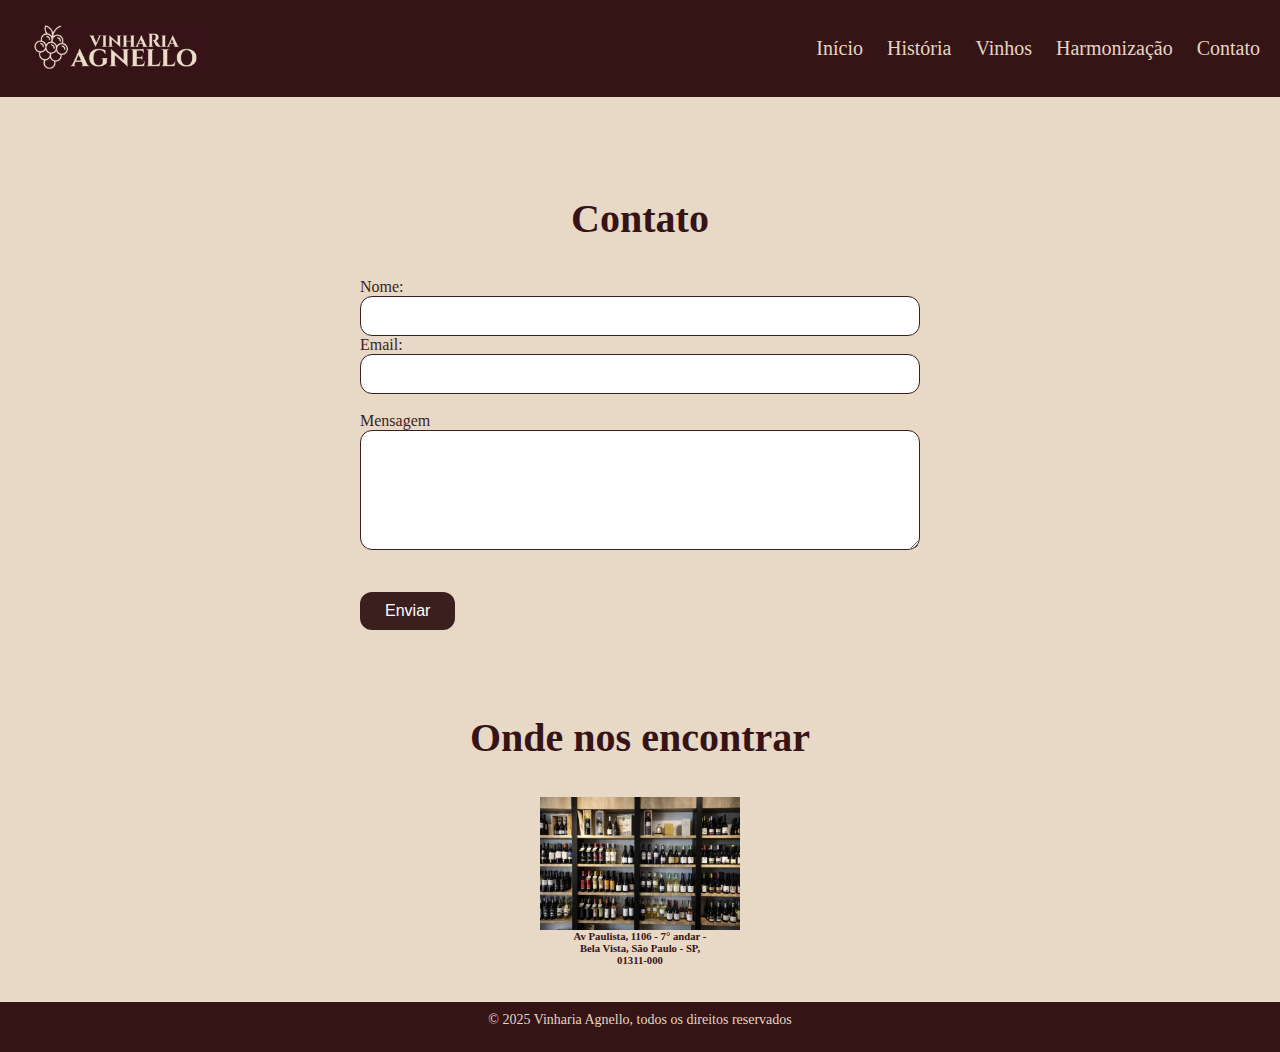
<file: src/pages/contato.html>
<!DOCTYPE html>
<html lang="pt-br">

<head>
    <meta charset="UTF-8">

    <meta name="viewport" content="width=device-width, initial-scale=1.0">
    <meta name="keywords"
        content="vinhos, vinheria, vinhos importados, vinho tinto, vinho branco, reserva, harmonização, São Paulo, loja de vinhos, Vinheria Agnello, e-commerce de vinhos, vinho online">

    <meta name="description"
        content="Tradição, sabor e elegância em cada gole. Descubra vinhos nacionais e internacionais selecionados com carinho pela Vinheria Agnello.">

    <link rel="stylesheet" href="../css/style.css">

    <title></title>
</head>

<body>
    <header>
        <div class="logo">
            <a href="../../index.html" class="cabecalho_logo"><img src="../assets/imgs/logo.jpg"
                    alt="Logo Vinharia Agnello"></a>
        </div>
        <nav>
            <a href="../../index.html">Início</a>
            <a href="../pages/historia.html">História</a>
            <a href="../pages/vinhos.html" class="active">Vinhos</a>
            <a href="../pages/harmonizacao.html">Harmonização</a>
            <a href="../pages/contato.html">Contato</a>
        </nav>
    </header>

    <form class="formc">
        <h1 class="centro">Contato</h1> <br><br>

        <label for="nome">Nome:</label>
        <input class="espaconome" type="text" id="nome" name="nome">

        <label for="email">Email:</label>
        <input class="espacoemail" type="text" id="email" name="email">

        <br><br>

        <label for="mensagem">Mensagem</label>
        <textarea class="espacomensagem" name="mensagem" id="mensagem"></textarea> <br><br>


        <button class="enviar" type="submit">Enviar</button>
    </form>
    <h1 class="centro">Onde nos encontrar</h1> <br><br>
    <img class="vinhosimg" src="../assets/imgs/vinhos.jpeg" alt="Vinhos">
    <a href="https://spcorporate.com.br/imoveis/paulista-1100" style="color: #341414;">
        <h6 class="endereco">Av Paulista, 1106 - 7° andar -</h6>
        <h6 class="endereco">Bela Vista, São Paulo - SP,</h6>
        <h6 class="endereco">01311-000</h6>
    </a>
    <br><br>

    <footer>
        <p class="footer__texto">© 2025 Vinharia Agnello, todos os direitos reservados</p>
    </footer>
</body>

</html>
</file>
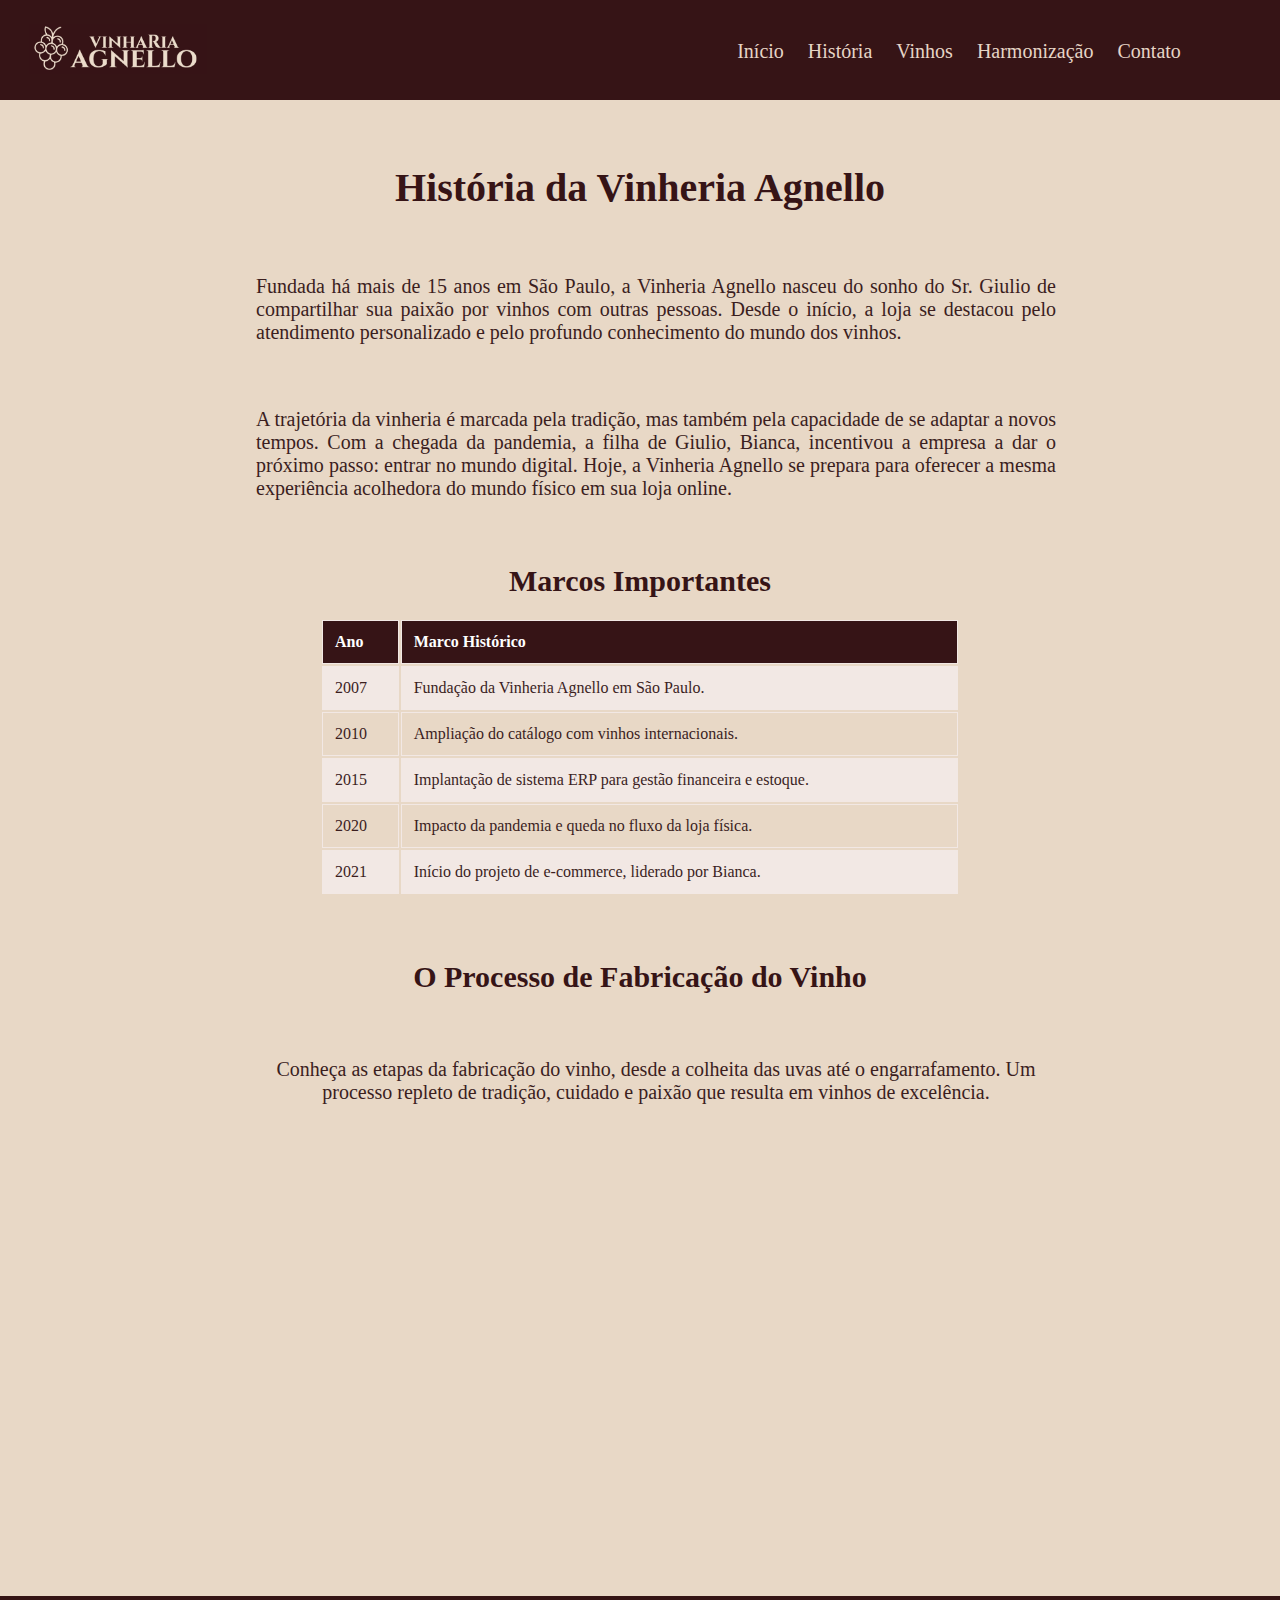
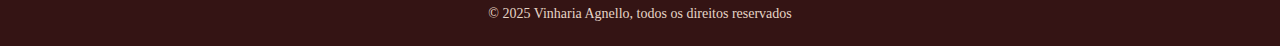
<file: src/pages/historia.html>
<!DOCTYPE html>
<html lang="pt-br">
<head>
    <meta charset="UTF-8">

    <meta name="viewport" content="width=device-width, initial-scale=1.0">
    <meta name="keywords" content="vinhos, vinheria, vinhos importados, vinho tinto, vinho branco, reserva, harmonização, São Paulo, loja de vinhos, Vinheria Agnello, e-commerce de vinhos, vinho online">

    <meta name="description" content="Tradição, sabor e elegância em cada gole. Descubra vinhos nacionais e internacionais selecionados com carinho pela Vinheria Agnello.">


    <link rel="stylesheet" href="../css/style.css">
    
    <title>História | Vinharia Agnello</title>
</head>
<body>
    <header class="cabecalho">
        <a href="../../index.html" class="cabecalho_logo"><img src="../assets/imgs/logo.jpg" alt="Logo Vinharia Agnello"></a>
        <nav class="nav">
          <ul class="nav__lista">
            <li class="nav__item"><a href="../../index.html">Início</span></a></li>
            <li class="nav__item"><a href="historia.html">História</a></li>
            <li class="nav__item"><a href="vinhos.html">Vinhos</a></li>
            <li class="nav__item"><a href="harmonizacao.html">Harmonização</a></li>
            <li class="nav__item"><a href="contato.html">Contato</a></li>
          </ul>
        </nav>
      </header>

      <main class="main">
        <section class="main__historia">
            <h1 class="historia__titulo">História da Vinheria Agnello</h1>
            <p class="historia__texto">
                Fundada há mais de 15 anos em São Paulo, a Vinheria Agnello nasceu do sonho do Sr. Giulio de compartilhar sua paixão por vinhos com outras pessoas.
                Desde o início, a loja se destacou pelo atendimento personalizado e pelo profundo conhecimento do mundo dos vinhos.
            </p>
            <p class="historia__texto">
                A trajetória da vinheria é marcada pela tradição, mas também pela capacidade de se adaptar a novos tempos. Com a chegada da pandemia, a filha de Giulio,
                Bianca, incentivou a empresa a dar o próximo passo: entrar no mundo digital. Hoje, a Vinheria Agnello se prepara para oferecer a mesma experiência
                acolhedora do mundo físico em sua loja online.
            </p>
        </section>

        <section class="main__tabela">
            <h2 class="tabela__titulo">Marcos Importantes</h2>
            <table>
                <thead>
                    <tr>
                        <th>Ano</th>
                        <th>Marco Histórico</th>
                    </tr>
                </thead>
                <tbody>
                    <tr>
                        <td>2007</td>
                        <td>Fundação da Vinheria Agnello em São Paulo.</td>
                    </tr>
                    <tr>
                        <td>2010</td>
                        <td>Ampliação do catálogo com vinhos internacionais.</td>
                    </tr>
                    <tr>
                        <td>2015</td>
                        <td>Implantação de sistema ERP para gestão financeira e estoque.</td>
                    </tr>
                    <tr>
                        <td>2020</td>
                        <td>Impacto da pandemia e queda no fluxo da loja física.</td>
                    </tr>
                    <tr>
                        <td>2021</td>
                        <td>Início do projeto de e-commerce, liderado por Bianca.</td>
                    </tr>
                </tbody>
            </table>
        </section>

        <section class="main__video">
            <h2 class="video__titulo">O Processo de Fabricação do Vinho</h2>

            <p class="video__texto">
                Conheça as etapas da fabricação do vinho, desde a colheita das uvas até o engarrafamento.
                Um processo repleto de tradição, cuidado e paixão que resulta em vinhos de excelência.
            </p>

            <iframe class="video__video"
                width="640" height="360" 
                src="https://www.youtube.com/embed/PvOi_BsKDis" 
                title="COMO O VINHO É FEITO? PRODUÇÃO DE VINHO - INDÚSTRIA DE ALIMENTOS" 
                frameborder="0" 
                allow="accelerometer; autoplay; clipboard-write; encrypted-media; gyroscope; picture-in-picture; web-share"
                referrerpolicy="strict-origin-when-cross-origin"
                allowfullscreen>
            </iframe>
        </section>
      </main>

      <footer class="footer">
        <p class="footer__texto">© 2025 Vinharia Agnello, todos os direitos reservados</p>
      </footer>
<body>
</body>
</html>
</file>
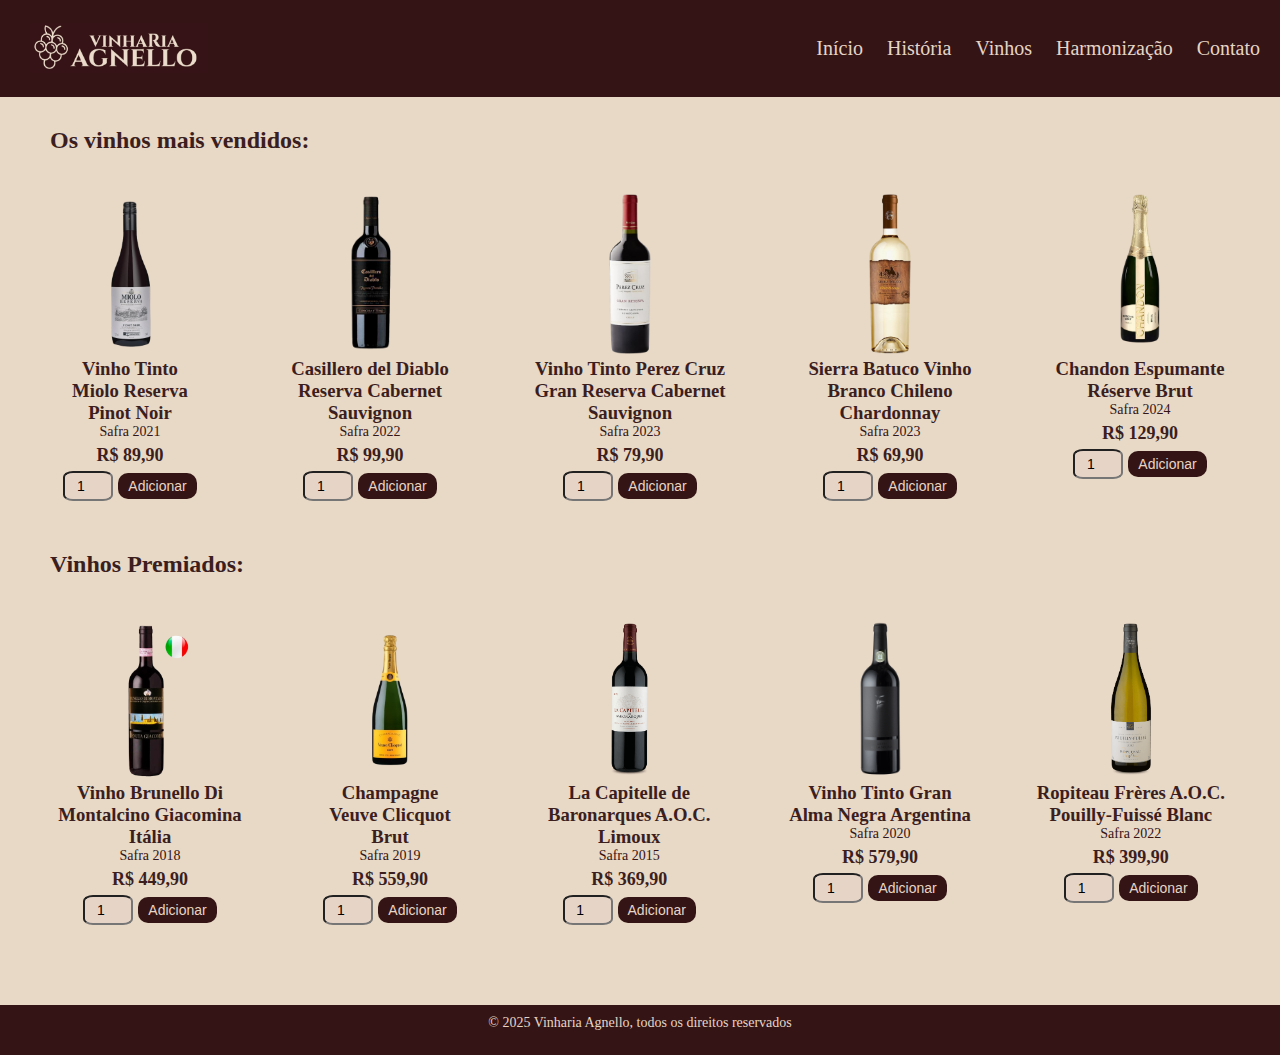
<file: src/pages/vinhos.html>
<!DOCTYPE html>
<html lang="pt-br">

<head>
    <meta charset="UTF-8">

    <meta name="viewport" content="width=device-width, initial-scale=1.0">
    <meta name="keywords"
        content="vinhos, vinheria, vinhos importados, vinho tinto, vinho branco, reserva, harmonização, São Paulo, loja de vinhos, Vinheria Agnello, e-commerce de vinhos, vinho online">

    <meta name="description"
        content="Tradição, sabor e elegância em cada gole. Descubra vinhos nacionais e internacionais selecionados com carinho pela Vinheria Agnello.">

    <link rel="stylesheet" href="../css/style.css" />

    <title>Vinhos | Vinharia Agnello</title>


</head>

<body>
    <header>
        <div class="logo">
            <a href="../../index.html" class="cabecalho_logo"><img src="../assets/imgs/logo.jpg"
                    alt="Logo Vinharia Agnello"></a>
        </div>
        <nav>
            <a href="../../index.html">Início</a>
            <a href="../pages/historia.html">História</a>
            <a href="../pages/vinhos.html" class="active">Vinhos</a>
            <a href="../pages/harmonizacao.html">Harmonização</a>
            <a href="../pages/contato.html">Contato</a>
        </nav>
    </header>

    <main class="main__vinhos">
        <section class="mais-vendidos">
            <h2>Os vinhos mais vendidos:</h2>

            <div class="vinhos">
                <div class="produto">
                    <img src="../assets/imgs/miolo_reserva.png" alt="Vinho Miolo Reserva" />
                    <h3>Vinho Tinto <br> Miolo Reserva <br> Pinot Noir </h3>
                    <p class="safra">Safra 2021</p>
                    <p class="preco">R$ 89,90</p>
                    <div class="controle">
                        <input type="number" value="1" min="1" />
                        <button class="adicionar">Adicionar</button>
                    </div>
                </div>

                <div class="produto">
                    <img src="../assets/imgs/casillero.png" alt="Casillero del Diablo" />
                    <h3>Casillero del Diablo Reserva Cabernet Sauvignon</h3>
                    <p class="safra">Safra 2022</p>
                    <p class="preco">R$ 99,90</p>
                    <div class="controle">
                        <input type="number" value="1" min="1" />
                        <button class="adicionar">Adicionar</button>
                    </div>
                </div>

                <div class="produto">
                    <img src="../assets/imgs/perez.png" alt="Vinho Tinto" />
                    <h3>Vinho Tinto Perez Cruz Gran Reserva Cabernet Sauvignon</h3>
                    <p class="safra">Safra 2023</p>
                    <p class="preco">R$ 79,90</p>
                    <div class="controle">
                        <input type="number" value="1" min="1" />
                        <button class="adicionar">Adicionar</button>
                    </div>
                </div>

                <div class="produto">
                    <img src="../assets/imgs/batuco.png" alt="Vinho Branco Batuco" />
                    <h3>Sierra Batuco Vinho Branco Chileno Chardonnay</h3>
                    <p class="safra">Safra 2023</p>
                    <p class="preco">R$ 69,90</p>
                    <div class="controle">
                        <input type="number" value="1" min="1" />
                        <button class="adicionar">Adicionar</button>
                    </div>
                </div>

                <div class="produto">
                    <img src="../assets/imgs/chandon.png" alt="Espumante Chandon" />
                    <h3>Chandon Espumante Réserve Brut </h3>
                    <p class="safra">Safra 2024</p>
                    <p class="preco">R$ 129,90</p>
                    <div class="controle">
                        <input type="number" value="1" min="1" />
                        <button class="adicionar">Adicionar</button>
                    </div>
                </div>

            </div>


        </section>

        <section class="premiados">
            <h2>Vinhos Premiados:</h2>

            <div class="vinhos">
                <div class="produto">
                    <img src="../assets/imgs/brunello.png" alt="Vinho Brunello Di Montalcino Giacomina" />
                    <h3>Vinho Brunello Di Montalcino Giacomina Itália</h3>
                    <p class="safra">Safra 2018</p>
                    <p class="preco">R$ 449,90</p>
                    <div class="controle">
                        <input type="number" value="1" min="1" />
                        <button class="adicionar">Adicionar</button>
                    </div>
                </div>

                <div class="produto">
                    <img src="../assets/imgs/veuve.png" alt="Champagne Veuve Clicquot Brut" />
                    <h3>Champagne <br> Veuve Clicquot <br> Brut</h3>
                    <p class="safra">Safra 2019</p>
                    <p class="preco">R$ 559,90</p>
                    <div class="controle">
                        <input type="number" value="1" min="1" />
                        <button class="adicionar">Adicionar</button>
                    </div>
                </div>

                <div class="produto">
                    <img src="../assets/imgs/capitelle.png" alt="Vinho La Capitelle de Baronarques" />
                    <h3>La Capitelle de Baronarques A.O.C. Limoux</h3>
                    <p class="safra">Safra 2015</p>
                    <p class="preco">R$ 369,90</p>
                    <div class="controle">
                        <input type="number" value="1" min="1" />
                        <button class="adicionar">Adicionar</button>
                    </div>
                </div>

                <div class="produto">
                    <img src="../assets/imgs/gran-alma.png" alt="Vinho Tinto Gran Alma Negra" />
                    <h3>Vinho Tinto Gran Alma Negra Argentina</h3>
                    <p class="safra">Safra 2020</p>
                    <p class="preco">R$ 579,90</p>
                    <div class="controle">
                        <input type="number" value="1" min="1" />
                        <button class="adicionar">Adicionar</button>
                    </div>
                </div>

                <div class="produto">
                    <img src="../assets/imgs/blanc.png" alt="Ropiteau Frères A.O.C.o" />
                    <h3>Ropiteau Frères A.O.C. Pouilly-Fuissé Blanc</h3>
                    <p class="safra">Safra 2022</p>
                    <p class="preco">R$ 399,90</p>
                    <div class="controle">
                        <input type="number" value="1" min="1" />
                        <button class="adicionar">Adicionar</button>
                    </div>
                </div>

            </div>
        </section>
    </main>

    <footer>
        <p class="footer__texto">© 2025 Vinharia Agnello, todos os direitos reservados</p>
    </footer>
</body>

</html>
</file>
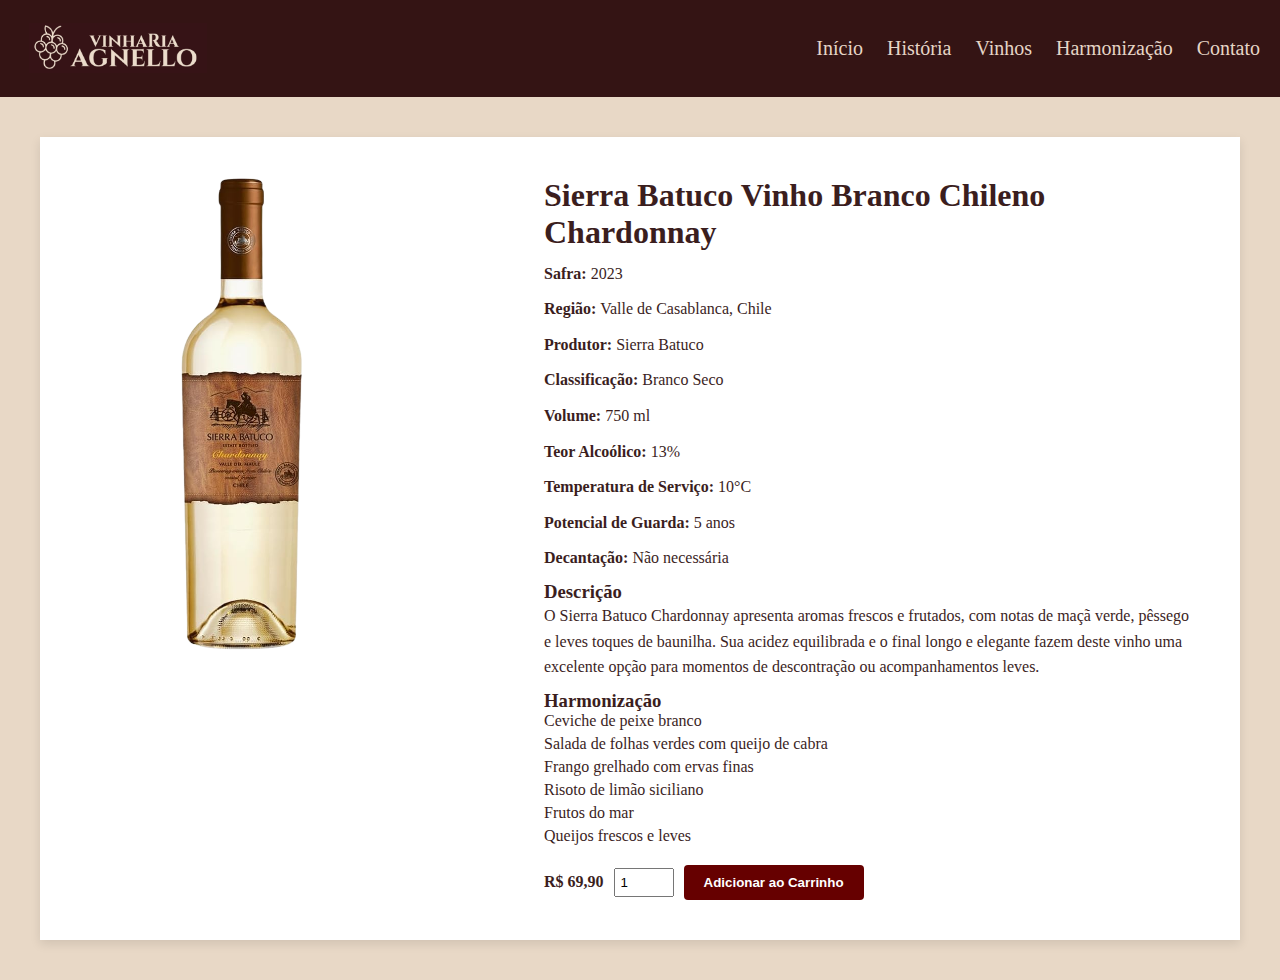
<file: src/pages/vinhos/batuco.html>
<!DOCTYPE html>
<html lang="pt-BR">
<head>
  <meta charset="UTF-8">
  <title>Sierra Batuco Vinho Branco Chileno Chardonnay</title>
  <link rel="stylesheet" href="../../css/style.css">
</head>
<body>

  <!-- Cabeçalho e navegação -->
  <header>
    <div class="logo">
        <a href="../../../index.html" class="cabecalho_logo"><img src="../../assets/imgs/logo.jpg"
                alt="Logo Vinharia Agnello"></a>
    </div>
    <nav>
        <a href="../../../index.html">Início</a>
        <a href="../historia.html">História</a>
        <a href="../vinhos.html" class="active">Vinhos</a>
        <a href="../harmonizacao.html">Harmonização</a>
        <a href="../contato.html">Contato</a>
    </nav>
</header>

  <!-- Conteúdo principal -->
  <main>
    <div class="produto-container">
      <div class="produto-imagem">
        <img src="../../assets/imgs/batuco.png" alt="Sierra Batuco Vinho Branco Chileno Chardonnay" style="width: 29%; max-width: 400px; margin-left: 100px;">
      </div>
      <div class="produto-detalhes">
        <h2>Sierra Batuco Vinho Branco Chileno Chardonnay</h2>
        <p><strong>Safra:</strong> 2023</p>
        <p><strong>Região:</strong> Valle de Casablanca, Chile</p>
        <p><strong>Produtor:</strong> Sierra Batuco</p>
        <p><strong>Classificação:</strong> Branco Seco</p>
        <p><strong>Volume:</strong> 750 ml</p>
        <p><strong>Teor Alcoólico:</strong> 13%</p>
        <p><strong>Temperatura de Serviço:</strong> 10°C</p>
        <p><strong>Potencial de Guarda:</strong> 5 anos</p>
        <p><strong>Decantação:</strong> Não necessária</p>

        <h3>Descrição</h3>
        <p>O Sierra Batuco Chardonnay apresenta aromas frescos e frutados, com notas de maçã verde, pêssego e leves toques de baunilha. Sua acidez equilibrada e o final longo e elegante fazem deste vinho uma excelente opção para momentos de descontração ou acompanhamentos leves.</p>

        <h3>Harmonização</h3>
        <ul>
          <li>Ceviche de peixe branco</li>
          <li>Salada de folhas verdes com queijo de cabra</li>
          <li>Frango grelhado com ervas finas</li>
          <li>Risoto de limão siciliano</li>
          <li>Frutos do mar</li>
          <li>Queijos frescos e leves</li>
        </ul>

        <div class="produto-compra">
          <span><strong>R$ 69,90</strong></span>
          <input type="number" min="1" value="1">
          <button class="btn-carrinho">Adicionar ao Carrinho</button>
        </div>
      </div>
    </div>
  </main>

</body>
</html>
</file>
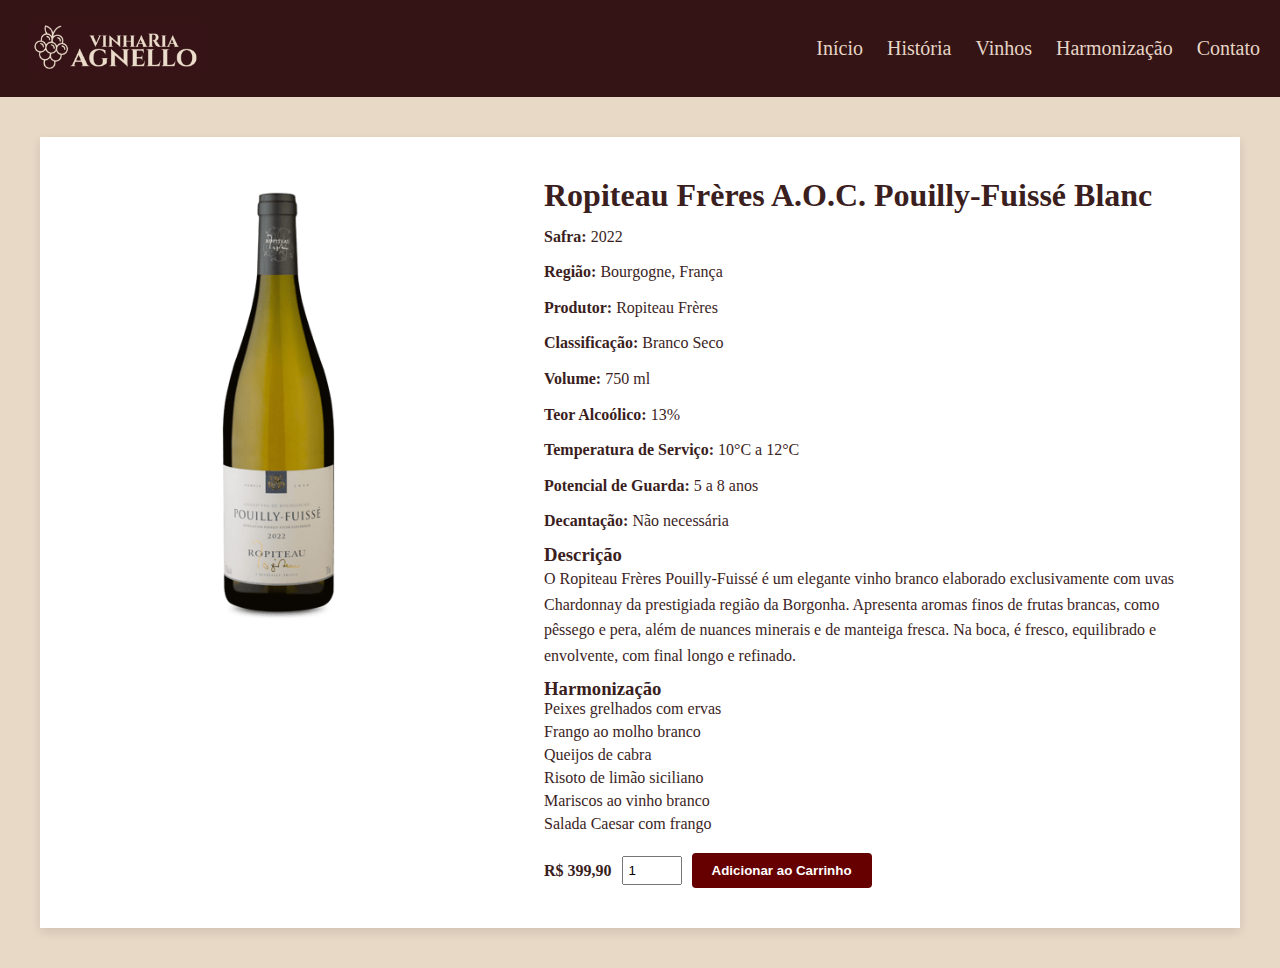
<file: src/pages/vinhos/blanc.html>
<!DOCTYPE html>
<html lang="pt-BR">
<head>
  <meta charset="UTF-8">
  <title>Ropiteau Frères A.O.C. Pouilly-Fuissé Blanc</title>
  <link rel="stylesheet" href="../../css/style.css">
</head>
<body>

  <!-- Cabeçalho e navegação -->
  <header>
    <div class="logo">
        <a href="../../../index.html" class="cabecalho_logo"><img src="../../assets/imgs/logo.jpg"
                alt="Logo Vinharia Agnello"></a>
    </div>
    <nav>
        <a href="../../../index.html">Início</a>
        <a href="../historia.html">História</a>
        <a href="../vinhos.html" class="active">Vinhos</a>
        <a href="../harmonizacao.html">Harmonização</a>
        <a href="../contato.html">Contato</a>
    </nav>
</header>

  <!-- Conteúdo principal -->
  <main>
    <div class="produto-container">
      <div class="produto-imagem">
        <img src="../../assets/imgs/blanc.png" alt="Ropiteau Frères A.O.C. Pouilly-Fuissé Blanc" style="width: 70%; max-width: 400px; margin-left: 50px;">
      </div>
      <div class="produto-detalhes">
        <h2>Ropiteau Frères A.O.C. Pouilly-Fuissé Blanc</h2>
        <p><strong>Safra:</strong> 2022</p>
        <p><strong>Região:</strong> Bourgogne, França</p>
        <p><strong>Produtor:</strong> Ropiteau Frères</p>
        <p><strong>Classificação:</strong> Branco Seco</p>
        <p><strong>Volume:</strong> 750 ml</p>
        <p><strong>Teor Alcoólico:</strong> 13%</p>
        <p><strong>Temperatura de Serviço:</strong> 10°C a 12°C</p>
        <p><strong>Potencial de Guarda:</strong> 5 a 8 anos</p>
        <p><strong>Decantação:</strong> Não necessária</p>

        <h3>Descrição</h3>
        <p>O Ropiteau Frères Pouilly-Fuissé é um elegante vinho branco elaborado exclusivamente com uvas Chardonnay da prestigiada região da Borgonha. Apresenta aromas finos de frutas brancas, como pêssego e pera, além de nuances minerais e de manteiga fresca. Na boca, é fresco, equilibrado e envolvente, com final longo e refinado.</p>

        <h3>Harmonização</h3>
        <ul>
          <li>Peixes grelhados com ervas</li>
          <li>Frango ao molho branco</li>
          <li>Queijos de cabra</li>
          <li>Risoto de limão siciliano</li>
          <li>Mariscos ao vinho branco</li>
          <li>Salada Caesar com frango</li>
        </ul>

        <div class="produto-compra">
          <span><strong>R$ 399,90</strong></span>
          <input type="number" min="1" value="1">
          <button class="btn-carrinho">Adicionar ao Carrinho</button>
        </div>
      </div>
    </div>
  </main>

</body>
</html>
</file>
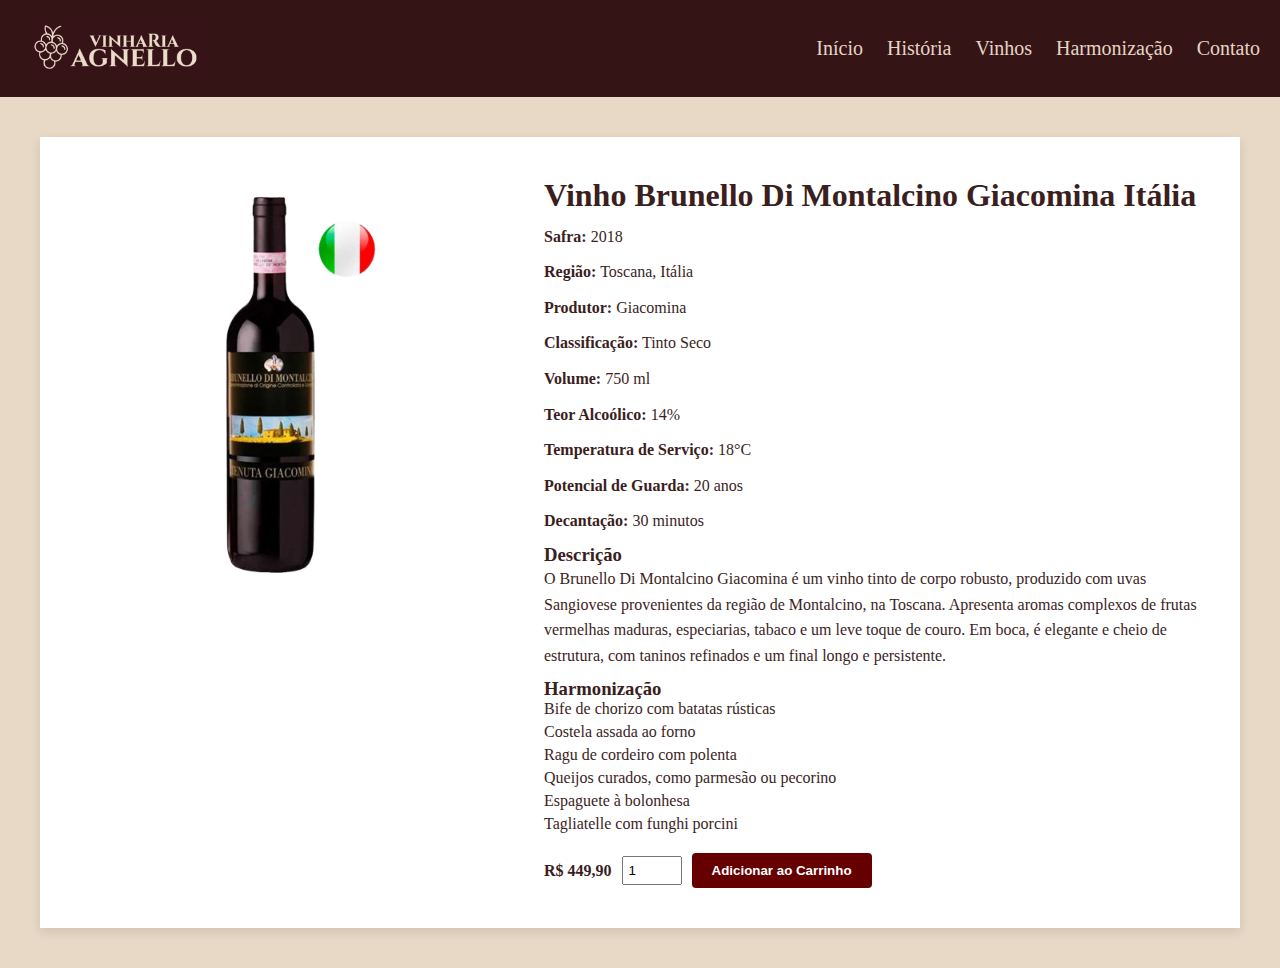
<file: src/pages/vinhos/brunello.html>
<!DOCTYPE html>
<html lang="pt-BR">
<head>
  <meta charset="UTF-8">
  <title>Vinho Brunello Di Montalcino Giacomina Itália</title>
  <link rel="stylesheet" href="../../css/style.css">
</head>
<body>

  <!-- Cabeçalho e navegação -->
  <header>
    <div class="logo">
        <a href="../../../index.html" class="cabecalho_logo"><img src="../../assets/imgs/logo.jpg"
                alt="Logo Vinharia Agnello"></a>
    </div>
    <nav>
        <a href="../../../index.html">Início</a>
        <a href="../historia.html">História</a>
        <a href="../vinhos.html" class="active">Vinhos</a>
        <a href="../harmonizacao.html">Harmonização</a>
        <a href="../contato.html">Contato</a>
    </nav>
</header>

  <!-- Conteúdo principal -->
  <main>
    <div class="produto-container">
      <div class="produto-imagem">
        <img src="../../assets/imgs/brunello.png" alt="Vinho Brunello Di Montalcino Giacomina Itália">
      </div>
      <div class="produto-detalhes">
        <h2>Vinho Brunello Di Montalcino Giacomina Itália</h2>
        <p><strong>Safra:</strong> 2018</p>
        <p><strong>Região:</strong> Toscana, Itália</p>
        <p><strong>Produtor:</strong> Giacomina</p>
        <p><strong>Classificação:</strong> Tinto Seco</p>
        <p><strong>Volume:</strong> 750 ml</p>
        <p><strong>Teor Alcoólico:</strong> 14%</p>
        <p><strong>Temperatura de Serviço:</strong> 18°C</p>
        <p><strong>Potencial de Guarda:</strong> 20 anos</p>
        <p><strong>Decantação:</strong> 30 minutos</p>

        <h3>Descrição</h3>
        <p>O Brunello Di Montalcino Giacomina é um vinho tinto de corpo robusto, produzido com uvas Sangiovese provenientes da região de Montalcino, na Toscana. Apresenta aromas complexos de frutas vermelhas maduras, especiarias, tabaco e um leve toque de couro. Em boca, é elegante e cheio de estrutura, com taninos refinados e um final longo e persistente.</p>

        <h3>Harmonização</h3>
        <ul>
          <li>Bife de chorizo com batatas rústicas</li>
          <li>Costela assada ao forno</li>
          <li>Ragu de cordeiro com polenta</li>
          <li>Queijos curados, como parmesão ou pecorino</li>
          <li>Espaguete à bolonhesa</li>
          <li>Tagliatelle com funghi porcini</li>
        </ul>

        <div class="produto-compra">
          <span><strong>R$ 449,90</strong></span>
          <input type="number" min="1" value="1">
          <button class="btn-carrinho">Adicionar ao Carrinho</button>
        </div>
      </div>
    </div>
  </main>

</body>
</html>
</file>
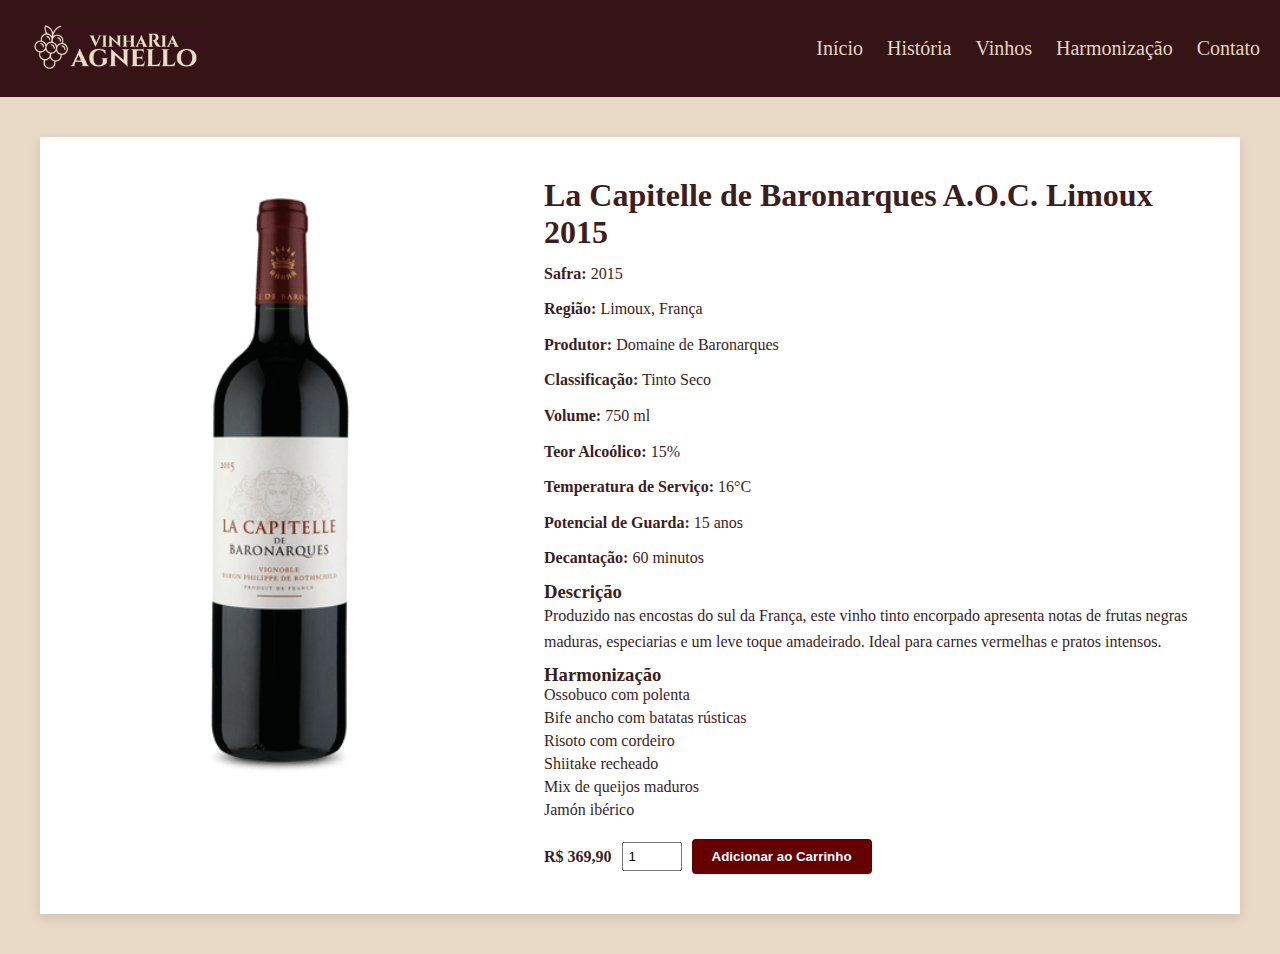
<file: src/pages/vinhos/capitelle.html>
<!DOCTYPE html>
<html lang="pt-BR">
<head>
  <meta charset="UTF-8">
  <title>La Capitelle de Baronarques 2015</title>
  <link rel="stylesheet" href="../../css/style.css">
</head>
<body>

  <!-- Cabeçalho e navegação -->
  <header>
    <div class="logo">
        <a href="../../../index.html" class="cabecalho_logo"><img src="../../assets/imgs/logo.jpg"
                alt="Logo Vinharia Agnello"></a>
    </div>
    <nav>
        <a href="../../../index.html">Início</a>
        <a href="../historia.html">História</a>
        <a href="../vinhos.html" class="active">Vinhos</a>
        <a href="../harmonizacao.html">Harmonização</a>
        <a href="../contato.html">Contato</a>
    </nav>
</header>

  <!-- Conteúdo principal -->
  <main>
    <div class="produto-container">
      <div class="produto-imagem">
        <img src="../../assets/imgs/capitelle.png" alt="La Capitelle de Baronarques 2015">
      </div>
      <div class="produto-detalhes">
        <h2>La Capitelle de Baronarques A.O.C. Limoux 2015</h2>
        <p><strong>Safra:</strong> 2015</p>
        <p><strong>Região:</strong> Limoux, França</p>
        <p><strong>Produtor:</strong> Domaine de Baronarques</p>
        <p><strong>Classificação:</strong> Tinto Seco</p>
        <p><strong>Volume:</strong> 750 ml</p>
        <p><strong>Teor Alcoólico:</strong> 15%</p>
        <p><strong>Temperatura de Serviço:</strong> 16°C</p>
        <p><strong>Potencial de Guarda:</strong> 15 anos</p>
        <p><strong>Decantação:</strong> 60 minutos</p>

        <h3>Descrição</h3>
        <p>Produzido nas encostas do sul da França, este vinho tinto encorpado apresenta notas de frutas negras maduras, especiarias e um leve toque amadeirado. Ideal para carnes vermelhas e pratos intensos.</p>

        <h3>Harmonização</h3>
        <ul>
          <li>Ossobuco com polenta</li>
          <li>Bife ancho com batatas rústicas</li>
          <li>Risoto com cordeiro</li>
          <li>Shiitake recheado</li>
          <li>Mix de queijos maduros</li>
          <li>Jamón ibérico</li>
        </ul>

        <div class="produto-compra">
          <span><strong>R$ 369,90</strong></span>
          <input type="number" min="1" value="1">
          <button class="btn-carrinho">Adicionar ao Carrinho</button>
        </div>
      </div>
    </div>
  </main>

</body>
</html>
</file>
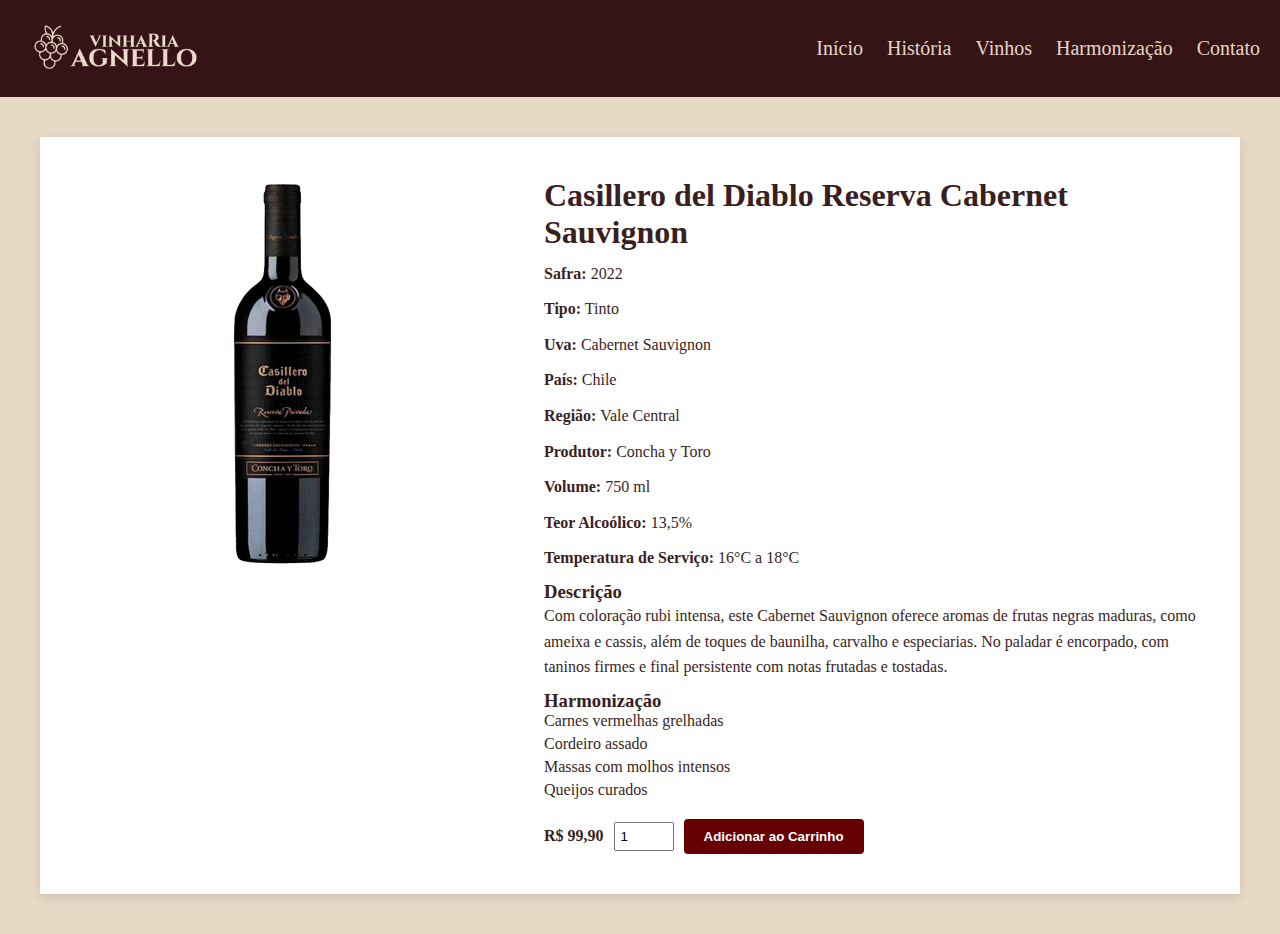
<file: src/pages/vinhos/casillero.html>
<!DOCTYPE html>
<html lang="pt-BR">
  <head>
    <meta charset="UTF-8">

  <meta name="viewport" content="width=device-width, initial-scale=1.0">
  <meta name="keywords"
    content="vinhos, vinheria, vinhos importados, vinho tinto, vinho branco, reserva, harmonização, São Paulo, loja de vinhos, Vinheria Agnello, e-commerce de vinhos, vinho online">

  <meta name="description"
    content="Tradição, sabor e elegância em cada gole. Descubra vinhos nacionais e internacionais selecionados com carinho pela Vinheria Agnello.">

    <link rel="stylesheet" href="../../css/style.css">
    
    <title></title>
</head>
<body>

  <header>
    <div class="logo">
        <a href="../../../index.html" class="cabecalho_logo"><img src="../../assets/imgs/logo.jpg"
                alt="Logo Vinharia Agnello"></a>
    </div>
    <nav>
        <a href="../../../index.html">Início</a>
        <a href="../historia.html">História</a>
        <a href="../vinhos.html" class="active">Vinhos</a>
        <a href="../harmonizacao.html">Harmonização</a>
        <a href="../contato.html">Contato</a>
    </nav>
</header>

  <main>
    <div class="produto-container">
      <div class="produto-imagem">
        <img src="../../assets/imgs/casillero.png" alt="Casillero del Diablo Reserva Cabernet Sauvignon">
      </div>
      <div class="produto-detalhes">
        <h2>Casillero del Diablo Reserva Cabernet Sauvignon</h2>
        <p><strong>Safra:</strong> 2022</p>
        <p><strong>Tipo:</strong> Tinto</p>
        <p><strong>Uva:</strong> Cabernet Sauvignon</p>
        <p><strong>País:</strong> Chile</p>
        <p><strong>Região:</strong> Vale Central</p>
        <p><strong>Produtor:</strong> Concha y Toro</p>
        <p><strong>Volume:</strong> 750 ml</p>
        <p><strong>Teor Alcoólico:</strong> 13,5%</p>
        <p><strong>Temperatura de Serviço:</strong> 16°C a 18°C</p>

        <h3>Descrição</h3>
        <p>Com coloração rubi intensa, este Cabernet Sauvignon oferece aromas de frutas negras maduras, como ameixa e cassis, além de toques de baunilha, carvalho e especiarias. No paladar é encorpado, com taninos firmes e final persistente com notas frutadas e tostadas.</p>

        <h3>Harmonização</h3>
        <ul>
          <li>Carnes vermelhas grelhadas</li>
          <li>Cordeiro assado</li>
          <li>Massas com molhos intensos</li>
          <li>Queijos curados</li>
        </ul>

        <div class="produto-compra">
          <span><strong>R$ 99,90</strong></span>
          <input type="number" min="1" value="1">
          <button class="btn-carrinho">Adicionar ao Carrinho</button>
        </div>
      </div>
    </div>
  </main>

</body>
</html>
</file>
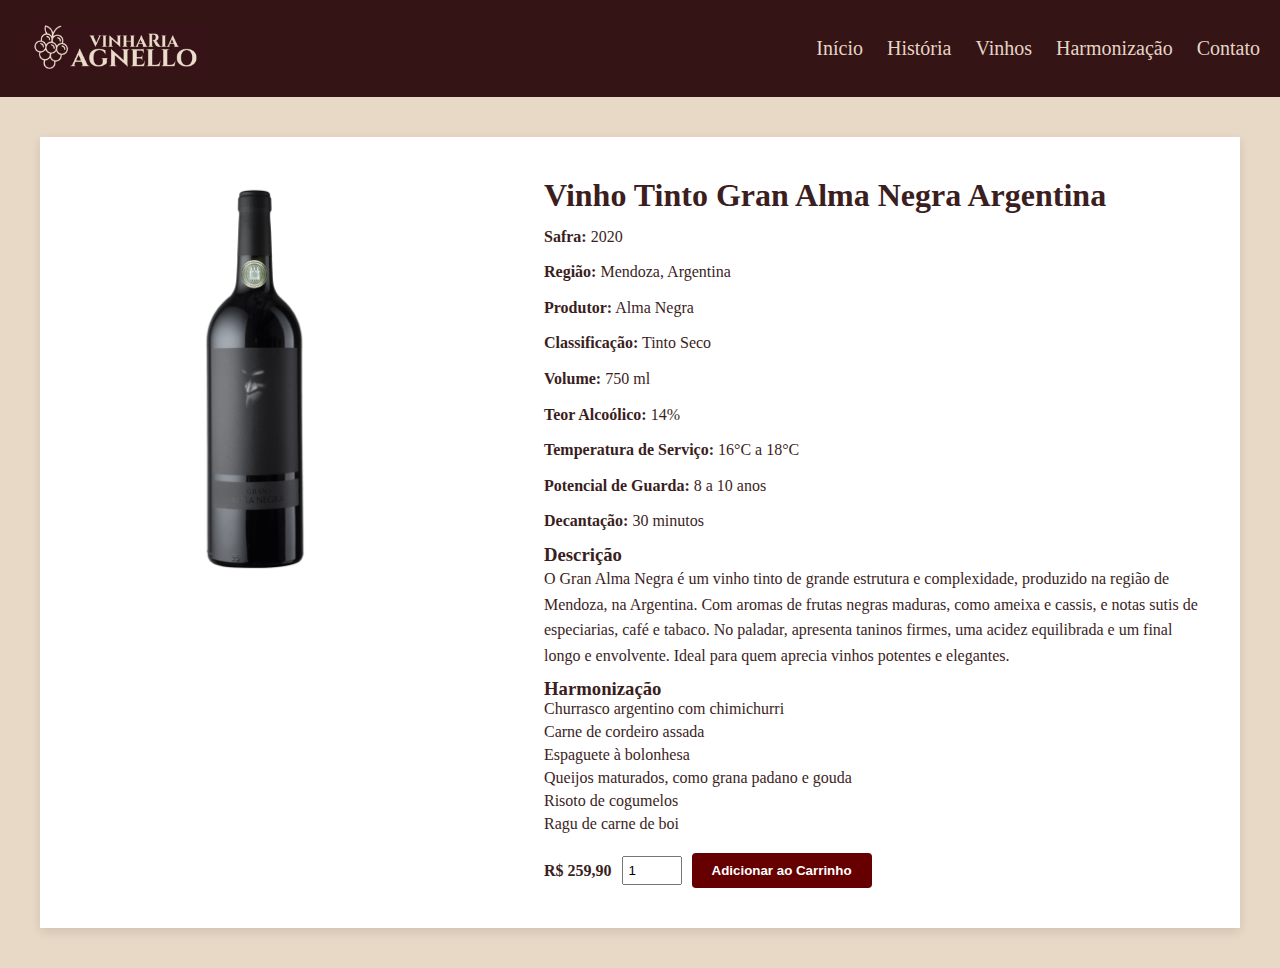
<file: src/pages/vinhos/gran-alma.html>
<!DOCTYPE html>
<html lang="pt-BR">
<head>
  <meta charset="UTF-8">
  <title>Vinho Tinto Gran Alma Negra Argentina</title>
  <link rel="stylesheet" href="../../css/style.css">
</head>
<body>

  <header>
    <div class="logo">
        <a href="../../../index.html" class="cabecalho_logo"><img src="../../assets/imgs/logo.jpg"
                alt="Logo Vinharia Agnello"></a>
    </div>
    <nav>
        <a href="../../../index.html">Início</a>
        <a href="../historia.html">História</a>
        <a href="../vinhos.html" class="active">Vinhos</a>
        <a href="../harmonizacao.html">Harmonização</a>
        <a href="../contato.html">Contato</a>
    </nav>
</header>

  <main>
    <div class="produto-container">
      <div class="produto-imagem">
        <img src="../../assets/imgs/gran-alma.png" alt="Vinho Tinto Gran Alma Negra Argentina" style="width: 35%; max-width: 400px; margin-left: 100px;">
      </div>
      <div class="produto-detalhes">
        <h2>Vinho Tinto Gran Alma Negra Argentina</h2>
        <p><strong>Safra:</strong> 2020</p>
        <p><strong>Região:</strong> Mendoza, Argentina</p>
        <p><strong>Produtor:</strong> Alma Negra</p>
        <p><strong>Classificação:</strong> Tinto Seco</p>
        <p><strong>Volume:</strong> 750 ml</p>
        <p><strong>Teor Alcoólico:</strong> 14%</p>
        <p><strong>Temperatura de Serviço:</strong> 16°C a 18°C</p>
        <p><strong>Potencial de Guarda:</strong> 8 a 10 anos</p>
        <p><strong>Decantação:</strong> 30 minutos</p>

        <h3>Descrição</h3>
        <p>O Gran Alma Negra é um vinho tinto de grande estrutura e complexidade, produzido na região de Mendoza, na Argentina. Com aromas de frutas negras maduras, como ameixa e cassis, e notas sutis de especiarias, café e tabaco. No paladar, apresenta taninos firmes, uma acidez equilibrada e um final longo e envolvente. Ideal para quem aprecia vinhos potentes e elegantes.</p>

        <h3>Harmonização</h3>
        <ul>
          <li>Churrasco argentino com chimichurri</li>
          <li>Carne de cordeiro assada</li>
          <li>Espaguete à bolonhesa</li>
          <li>Queijos maturados, como grana padano e gouda</li>
          <li>Risoto de cogumelos</li>
          <li>Ragu de carne de boi</li>
        </ul>

        <div class="produto-compra">
          <span><strong>R$ 259,90</strong></span>
          <input type="number" min="1" value="1">
          <button class="btn-carrinho">Adicionar ao Carrinho</button>
        </div>
      </div>
    </div>
  </main>

</body>
</html>
</file>
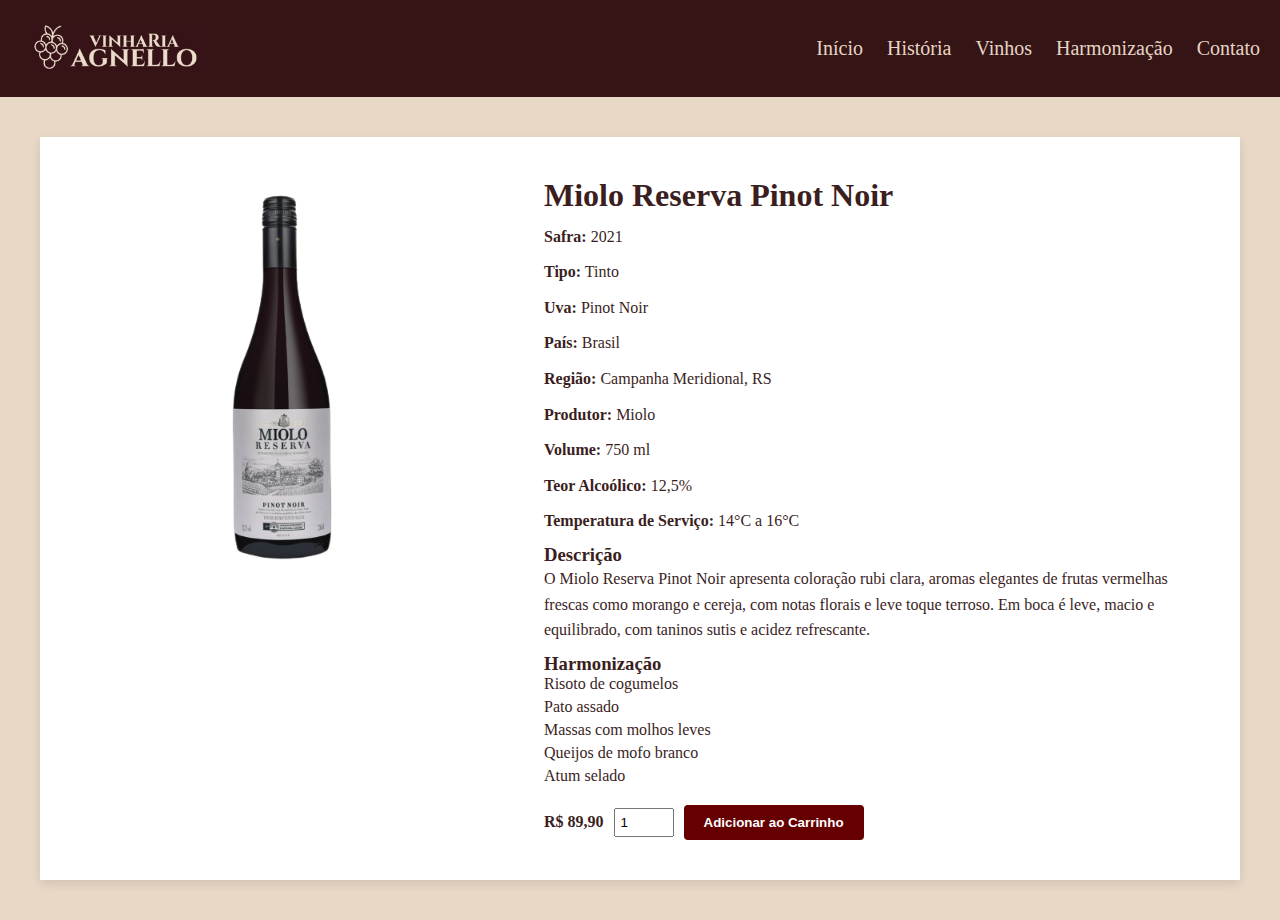
<file: src/pages/vinhos/miolo.html>
<!DOCTYPE html>
<html lang="pt-BR">
<head>
  <meta charset="UTF-8">
  <title>Miolo Reserva Pinot Noir</title>
  <link rel="stylesheet" href="../../css/style.css">
</head>
<body>

  <!-- Cabeçalho e navegação -->
  <header>
    <div class="logo">
        <a href="../../../index.html" class="cabecalho_logo"><img src="../../assets/imgs/logo.jpg"
                alt="Logo Vinharia Agnello"></a>
    </div>
    <nav>
        <a href="../../../index.html">Início</a>
        <a href="../historia.html">História</a>
        <a href="../vinhos.html" class="active">Vinhos</a>
        <a href="../harmonizacao.html">Harmonização</a>
        <a href="../contato.html">Contato</a>
    </nav>
</header>

  <!-- Conteúdo principal -->
  <main>
    <div class="produto-container">
      <div class="produto-imagem">
        <img src="../../assets/imgs/miolo_reserva.png" alt="Miolo Reserva Pinot Noir">
      </div>
      <div class="produto-detalhes">
        <h2>Miolo Reserva Pinot Noir</h2>
        <p><strong>Safra:</strong> 2021</p>
        <p><strong>Tipo:</strong> Tinto</p>
        <p><strong>Uva:</strong> Pinot Noir</p>
        <p><strong>País:</strong> Brasil</p>
        <p><strong>Região:</strong> Campanha Meridional, RS</p>
        <p><strong>Produtor:</strong> Miolo</p>
        <p><strong>Volume:</strong> 750 ml</p>
        <p><strong>Teor Alcoólico:</strong> 12,5%</p>
        <p><strong>Temperatura de Serviço:</strong> 14°C a 16°C</p>

        <h3>Descrição</h3>
        <p>O Miolo Reserva Pinot Noir apresenta coloração rubi clara, aromas elegantes de frutas vermelhas frescas como morango e cereja, com notas florais e leve toque terroso. Em boca é leve, macio e equilibrado, com taninos sutis e acidez refrescante.</p>

        <h3>Harmonização</h3>
        <ul>
          <li>Risoto de cogumelos</li>
          <li>Pato assado</li>
          <li>Massas com molhos leves</li>
          <li>Queijos de mofo branco</li>
          <li>Atum selado</li>
        </ul>

        <div class="produto-compra">
          <span><strong>R$ 89,90</strong></span>
          <input type="number" min="1" value="1">
          <button class="btn-carrinho">Adicionar ao Carrinho</button>
        </div>
      </div>
    </div>
  </main>

</body>
</html>
</file>
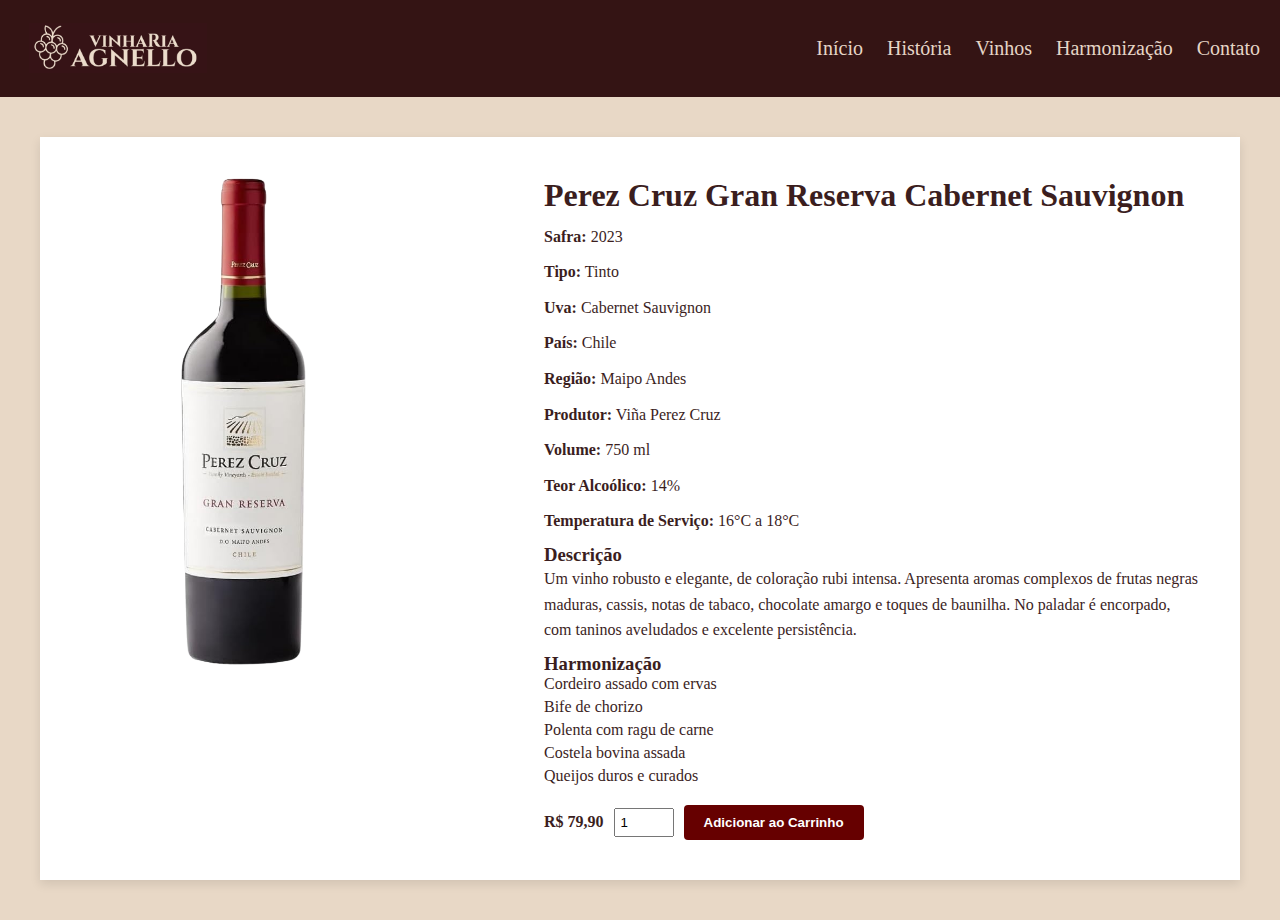
<file: src/pages/vinhos/perez.html>
<!DOCTYPE html>
<html lang="pt-BR">
<head>
  <meta charset="UTF-8">
  <title>Perez Cruz Gran Reserva Cabernet Sauvignon</title>
  <link rel="stylesheet" href="../../css/style.css">
</head>
<body>

  <header>
    <div class="logo">
        <a href="../../../index.html" class="cabecalho_logo"><img src="../../assets/imgs/logo.jpg"
                alt="Logo Vinharia Agnello"></a>
    </div>
    <nav>
        <a href="../../../index.html">Início</a>
        <a href="../historia.html">História</a>
        <a href="../vinhos.html" class="active">Vinhos</a>
        <a href="../harmonizacao.html">Harmonização</a>
        <a href="../contato.html">Contato</a>
    </nav>
</header>

  <main>
    <div class="produto-container">
      <div class="produto-imagem">
        <img src="../../assets/imgs/perez.png" alt="Perez Cruz Gran Reserva Cabernet Sauvignon" style="width: 30%; max-width: 400px; margin-left: 100px;">
      </div>
      <div class="produto-detalhes">
        <h2>Perez Cruz Gran Reserva Cabernet Sauvignon</h2>
        <p><strong>Safra:</strong> 2023</p>
        <p><strong>Tipo:</strong> Tinto</p>
        <p><strong>Uva:</strong> Cabernet Sauvignon</p>
        <p><strong>País:</strong> Chile</p>
        <p><strong>Região:</strong> Maipo Andes</p>
        <p><strong>Produtor:</strong> Viña Perez Cruz</p>
        <p><strong>Volume:</strong> 750 ml</p>
        <p><strong>Teor Alcoólico:</strong> 14%</p>
        <p><strong>Temperatura de Serviço:</strong> 16°C a 18°C</p>

        <h3>Descrição</h3>
        <p>Um vinho robusto e elegante, de coloração rubi intensa. Apresenta aromas complexos de frutas negras maduras, cassis, notas de tabaco, chocolate amargo e toques de baunilha. No paladar é encorpado, com taninos aveludados e excelente persistência.</p>

        <h3>Harmonização</h3>
        <ul>
          <li>Cordeiro assado com ervas</li>
          <li>Bife de chorizo</li>
          <li>Polenta com ragu de carne</li>
          <li>Costela bovina assada</li>
          <li>Queijos duros e curados</li>
        </ul>

        <div class="produto-compra">
          <span><strong>R$ 79,90</strong></span>
          <input type="number" min="1" value="1">
          <button class="btn-carrinho">Adicionar ao Carrinho</button>
        </div>
      </div>
    </div>
  </main>

</body>
</html>
</file>
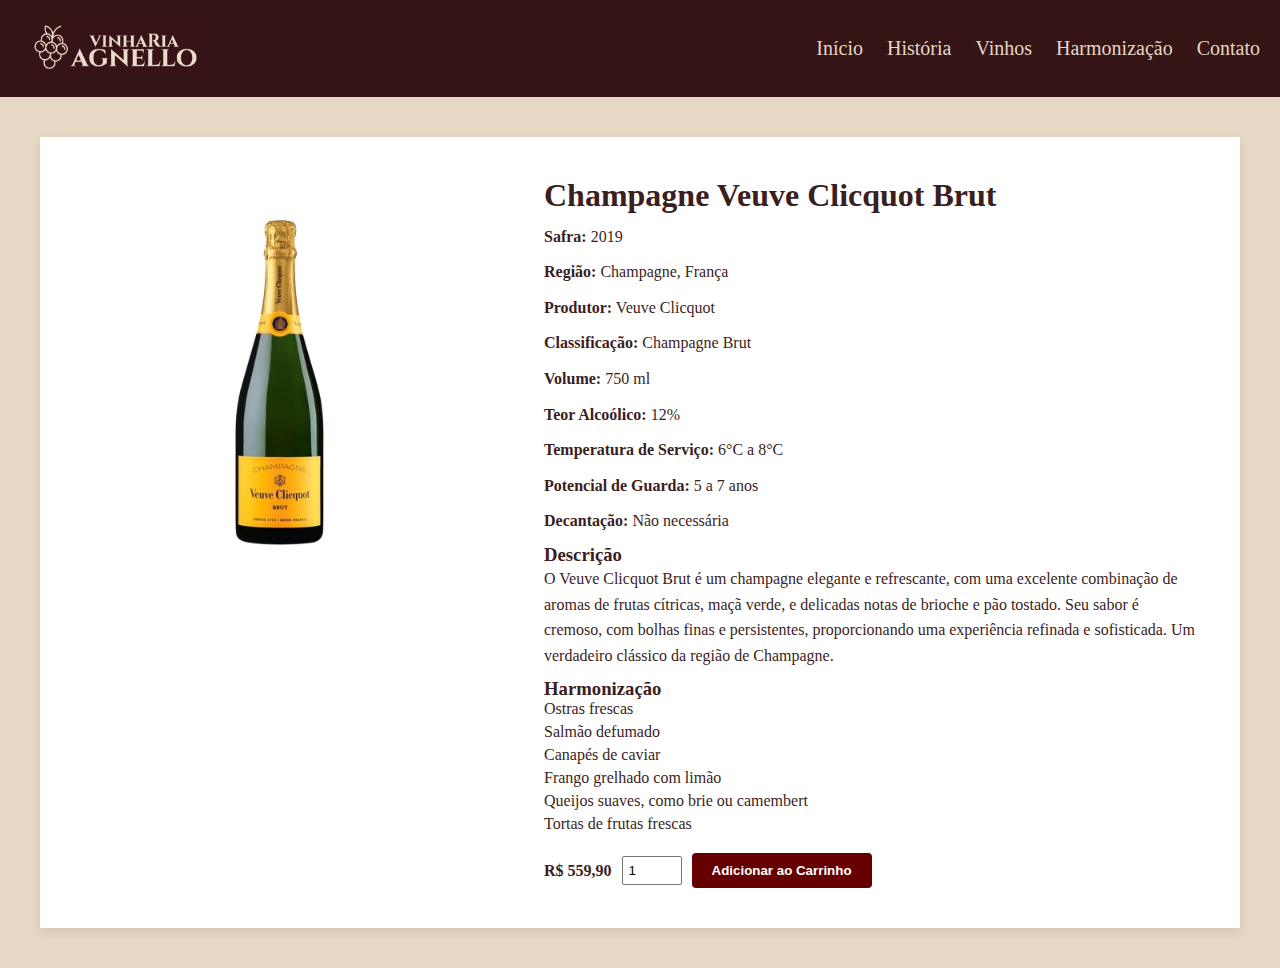
<file: src/pages/vinhos/veuve.html>
<!DOCTYPE html>
<html lang="pt-BR">
<head>
  <meta charset="UTF-8">
  <title>Champagne Veuve Clicquot Brut</title>
  <link rel="stylesheet" href="../../css/style.css">
</head>
<body>

  <!-- Cabeçalho e navegação -->
  <header>
    <div class="logo">
        <a href="../../../index.html" class="cabecalho_logo"><img src="../../assets/imgs/logo.jpg"
                alt="Logo Vinharia Agnello"></a>
    </div>
    <nav>
        <a href="../../../index.html">Início</a>
        <a href="../historia.html">História</a>
        <a href="../vinhos.html" class="active">Vinhos</a>
        <a href="../harmonizacao.html">Harmonização</a>
        <a href="../contato.html">Contato</a>
    </nav>
</header>

  <!-- Conteúdo principal -->
  <main>
    <div class="produto-container">
      <div class="produto-imagem">
        <img src="../../assets/imgs/veuve.png" alt="Champagne Veuve Clicquot Brut">
      </div>
      <div class="produto-detalhes">
        <h2>Champagne Veuve Clicquot Brut</h2>
        <p><strong>Safra:</strong> 2019</p>
        <p><strong>Região:</strong> Champagne, França</p>
        <p><strong>Produtor:</strong> Veuve Clicquot</p>
        <p><strong>Classificação:</strong> Champagne Brut</p>
        <p><strong>Volume:</strong> 750 ml</p>
        <p><strong>Teor Alcoólico:</strong> 12%</p>
        <p><strong>Temperatura de Serviço:</strong> 6°C a 8°C</p>
        <p><strong>Potencial de Guarda:</strong> 5 a 7 anos</p>
        <p><strong>Decantação:</strong> Não necessária</p>

        <h3>Descrição</h3>
        <p>O Veuve Clicquot Brut é um champagne elegante e refrescante, com uma excelente combinação de aromas de frutas cítricas, maçã verde, e delicadas notas de brioche e pão tostado. Seu sabor é cremoso, com bolhas finas e persistentes, proporcionando uma experiência refinada e sofisticada. Um verdadeiro clássico da região de Champagne.</p>

        <h3>Harmonização</h3>
        <ul>
          <li>Ostras frescas</li>
          <li>Salmão defumado</li>
          <li>Canapés de caviar</li>
          <li>Frango grelhado com limão</li>
          <li>Queijos suaves, como brie ou camembert</li>
          <li>Tortas de frutas frescas</li>
        </ul>

        <div class="produto-compra">
          <span><strong>R$ 559,90</strong></span>
          <input type="number" min="1" value="1">
          <button class="btn-carrinho">Adicionar ao Carrinho</button>
        </div>
      </div>
    </div>
  </main>

</body>
</html>
</file>
<file: src/css/style.css>
/* Reset */
* {
  padding: 0;
  margin: 0;
  box-sizing: border-box;
}

a {
  text-decoration: none;
}

body {
  margin: 0;
  font-family: 'Georgia', serif;
  background-color: #e8d8c6;
  color: #3b1e1e;
}

/* Vinhos */

.produto-container {
  display: flex;
  flex-wrap: wrap;
  max-width: 1200px;
  margin: 40px auto;
  padding: 20px;
  background-color: #fff;
  box-shadow: 0 4px 10px rgba(0, 0, 0, 0.1);
}

.produto-imagem {
  flex: 1 1 40%;
  padding: 20px;
}

.produto-imagem img {
  width: 100%;
  max-width: 400px;
  border-radius: 8px;
}

.produto-detalhes {
  flex: 1 1 60%;
  padding: 20px;
}

.produto-detalhes h2 {
  font-size: 2em;
  margin-bottom: 10px;
}

.produto-detalhes p {
  margin-bottom: 10px;
  line-height: 1.6;
}

.produto-detalhes ul {
  list-style: none;
  padding: 0;
  margin-bottom: 20px;
}

.produto-detalhes ul li {
  margin-bottom: 5px;
}

.produto-compra {
  display: flex;
  align-items: center;
  gap: 10px;
}

.produto-compra input[type="number"] {
  width: 60px;
  padding: 5px;
}

.btn-carrinho {
  padding: 10px 20px;
  background-color: #660000;
  color: #fff;
  border: none;
  border-radius: 4px;
  cursor: pointer;
  font-weight: bold;
}

.btn-carrinho:hover {
  background-color: #800000;
}

h3 a {
  text-decoration: none;
  color: #660000; /* Altere para a cor desejada */
}

h3 a:hover {
  text-decoration: underline;
}


/* Header */
header {
  background-color: #341414;
  color: #e6d5c6;
  display: flex;
  justify-content: space-between;
  align-items: center;
  padding: 20px;
}

.logo {
  display: flex;
  align-items: center;
}

.logo img {
  height: 50px;
  margin-right: 10px;
}

.logo span {
  font-weight: bold;
}

nav a,
.nav__item a {
  color: #e6d5c6;
  margin-left: 20px;
  text-decoration: none;
  position: relative;
  font-size: 20px;
  font-family: ui-serif;
}

/* Main */
.main__vinhos {
  padding: 30px 50px;
}

h2 {
  font-size: 24px;
  margin-bottom: 20px;
}

/* Vinhos */
.vinhos {
  display: flex;
  flex-direction: row;
  gap: 60px;
  overflow-x: auto;
  padding-bottom: 10px;
  margin: 40px 0;
  scroll-behavior: smooth;
}

.produto {
  text-align: center;
  max-width: 200px;
}

.produto img {
  height: 160px;
}

.safra {
  color: #341414;
  font-size: 14px;
}

.preco {
  font-size: 18px;
  font-weight: bold;
  margin: 5px 0;
}

.controle {
  display: flex;
  align-items: center;
  justify-content: center;
  gap: 5px;
}

.controle button,
.controle input {
  padding: 5px 10px;
  font-size: 14px;
}

.controle input {
  width: 50px;
  text-align: center;
  border-radius: 20%;
  background-color: #e6d5c6;
  ;
}

.adicionar {
  background-color: #341414;
  color: #e6d5c6;
  border: none;
  border-radius: 10px;
}

/* Footer */
footer,
.footer {
  background-color: #341414;
  color: #e6d5c6;
  text-align: center;
  padding: 10px;
  font-size: 14px;
  height: 50px;
}

/* Index */
.cabecalho {
  width: 100%;
  background-color: #361416;
  height: 100px;
  position: relative;
}

.cabecalho_logo img {
  height: 50px;
  margin: 1.5% 0 0 5%;
}

.nav {
  display: inline-block;
  position: absolute;
  right: 1%;
  width: 550px;
  top: 40%;
}

.nav__item,
.nav__lista {
  display: inline;
}

/* Banner */
.main__banner {
  width: 100%;
  position: relative;
}

.main__banner img {
  width: 100%;
  height: 300px;
}

.banner__titulo {
  color: #361416;
  position: absolute;
  font-size: 48px;
  font-weight: bold;
  z-index: 1;
  top: 20%;
  left: 26%;
}

.banner__texto {
  color: #361416;
  position: absolute;
  font-size: 24px;
  width: 500px;
  text-align: center;
  z-index: 1;
  top: 45%;
  left: 30%;
}

/* Sobre nós e Destaque */
.main__sobrenos,
.main__destaque {
  background-color: #e8d8c6;
  width: 100%;
  position: relative;
}

.main__sobrenos {
  height: 300px;
}

.main__destaque {
  height: 400px;
  padding-top: 3%;
  background-color: #f5e6d7;
}

.sobrenos__info,
.destaque__info {
  margin: 3% 0 0 10%;
}

.sobrenos__titulo,
.destaque__titulo {
  color: #361416;
  font-size: 30px;
  font-family: ui-serif;
}

.sobrenos__texto {
  width: 400px;
  color: black;
  margin: 3% 0;
  font-size: 24px;
}

.sobrenome__link,
.destaque__link {
  display: inline-block;
  background-color: #361416;
  color: #e8d8c6;
  padding: 1%;
  border-radius: 20px;
  width: 150px;
  text-align: center;
}

.sobrenos__img,
.destaque__img {
  position: absolute;
  right: 10%;
  top: 15%;
}

.destaque__subtitulo {
  margin: 1% 0;
  font-size: 20px;
}

.destaque__texto {
  width: 650px;
  color: black;
  margin: 1% 0 3%;
  font-size: 20px;
}

.destaque__img {
  width: 300px;
  border: 2px dotted #361416;
  border-radius: 50%;
}

/* História */
.main__historia {
  width: 100%;
}

.historia__titulo {
  color: #361416;
  font-size: 40px;
  text-align: center;
  margin-top: 5%;
}

.historia__texto {
  width: 800px;
  margin: 5% 0 5% 20%;
  text-align: justify;
  font-size: 20px;
}

/* Tabela e Vídeo */

.main__tabela,
.main__video {
  width: 100%;
  text-align: center;
}

.tabela__titulo,
.video__titulo {
  color: #361416;
  font-size: 30px;
  margin-top: 5%;
}

table {
  width: 50%;
  margin: 20px 0 0 25%;
}

th,
td {
  border: 1px solid #f2e8e4;
  padding: 12px;
  text-align: left;
}

th {
  background-color: #361416;
  color: #fff;
}

tr:nth-child(2n-1) {
  background-color: #f2e8e4;
}

.video__texto {
  width: 800px;
  margin: 5% 0 5% 20%;
  text-align: center;
  font-size: 20px;
}

.video__video {
  margin-bottom: 5%;
}

/* Harmonizacao e contato*/

.formh,
.formc {
  max-width: 600px;
  margin: 50px auto;
  padding: 20px;
}

.espaconome,
.espacoharmonizacao {
  border-radius: 12px;
}

.enviar,
.filtrar {
  background-color: #3b1f1f;
  color: white;
  border: none;
  padding: 10px 25px; 
  border-radius: 12px;
  font-size: 16px;
  margin-top: 20px;
  cursor: pointer;
}

.espaconome,
.espacoemail {
  width: 100%;
  max-width: 100%;
  padding: 10px;
  font-size: 16px;
  border-radius: 12px;
  border: 1px solid #3b1f1f;
  box-sizing: border-box;
}

.espacomensagem,
.espacoharmonizacao {
  width: 100%;
  height: 120px; 
  padding: 10px;
  font-size: 16px;
  border-radius: 12px;
  border: 1px solid #3b1f1f;
  resize: vertical; 
  box-sizing: border-box;
}

.centro {
  
  color: #361416;
  font-size: 40px;
  text-align: center;
  margin-top: 5%;
  
}

.vinhosimg {
    display: block;
    margin: 0 auto;       
    width: 200px;          
    height: auto;         
}

.endereco{
  text-align: center;
}
</file>
